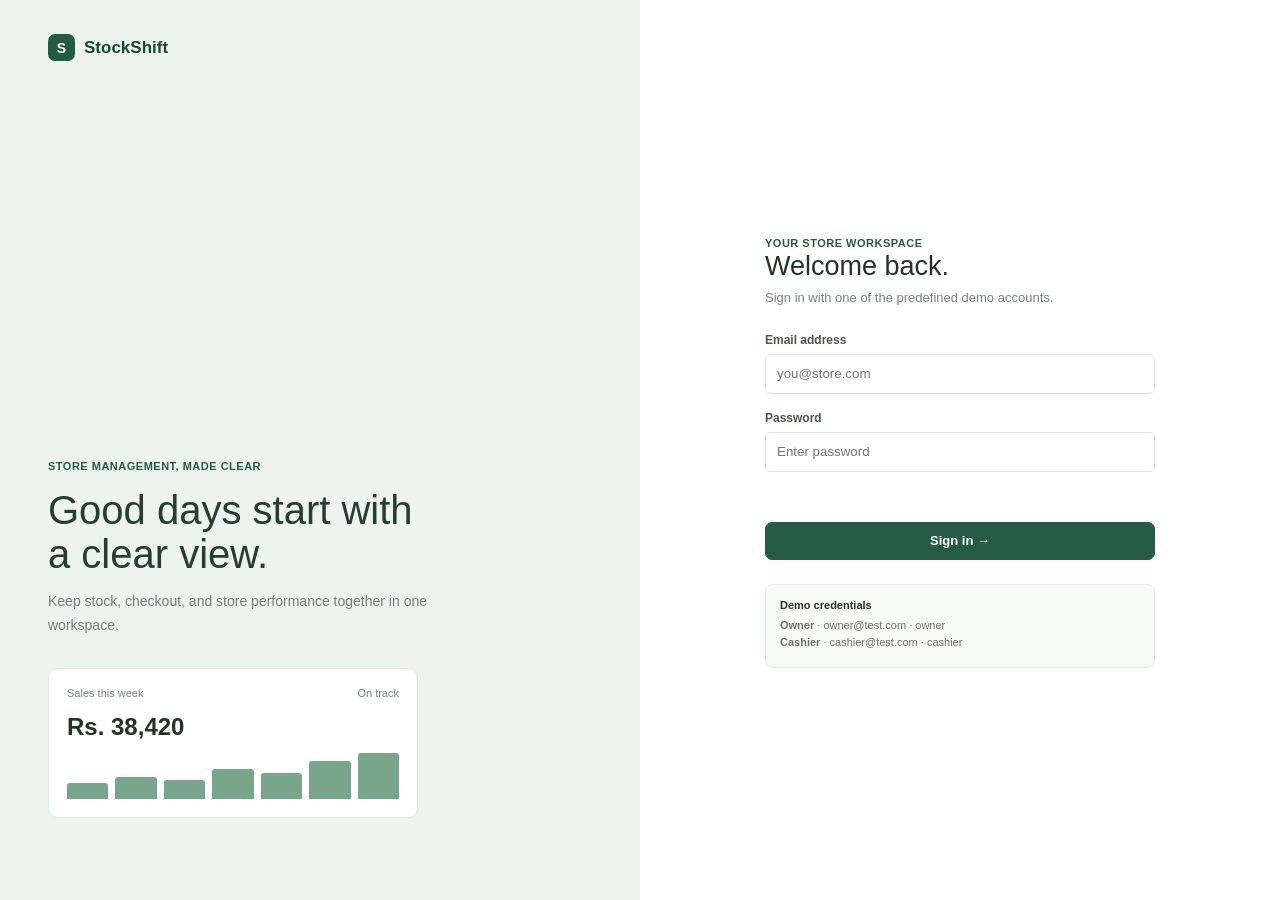
<file: index.html>
<!doctype html>
<html lang="en">
<head>
  <meta charset="utf-8">
  <meta name="viewport" content="width=device-width, initial-scale=1">
  <title>StockShift — Sign in</title>
  <link rel="stylesheet" href="style.css">
  <link rel="stylesheet" href="login.css">
</head>
<body>
  <main class="login-page">
    <aside class="login-aside">
      <div class="brand"><span class="brand-mark">S</span>StockShift</div>
      <div class="aside-copy">
        <span class="eyebrow">STORE MANAGEMENT, MADE CLEAR</span>
        <h1>Good days start with a clear view.</h1>
        <p>Keep stock, checkout, and store performance together in one workspace.</p>
        <div class="demo-preview">
          <div class="preview-head"><span>Sales this week</span><span class="status">On track</span></div>
          <div class="preview-value">Rs. 38,420</div>
          <div class="preview-bars">
            <i style="height:34%"></i><i style="height:48%"></i><i style="height:42%"></i>
            <i style="height:65%"></i><i style="height:56%"></i><i style="height:82%"></i><i style="height:100%"></i>
          </div>
        </div>
      </div>
    </aside>
    <section class="login-main">
      <div class="login-box">
        <span class="eyebrow">YOUR STORE WORKSPACE</span>
        <h2>Welcome back.</h2>
        <p>Sign in with one of the predefined demo accounts.</p>
        <form class="login-form" id="login-form">
          <label class="field">Email address<input id="email" type="email" placeholder="you@store.com" required></label>
          <label class="field">Password<input id="password" type="password" placeholder="Enter password" required></label>
          <div class="login-error" id="login-error"></div>
          <button class="button primary" type="submit">Sign in →</button>
        </form>
        <div class="demo-accounts">
          <strong>Demo credentials</strong>
          <p><b>Owner</b> · owner@test.com · owner</p>
          <p><b>Cashier</b> · cashier@test.com · cashier</p>
        </div>
      </div>
    </section>
  </main>
  <script src="demo-data.js?v=2"></script>
  <script src="login.js"></script>
</body>
</html>
</file>
<file: style.css>
* { box-sizing: border-box; }
body {
  margin: 0;
  font-family: Arial;
  color: #23332b;
  background-color: #f5f7f4;
}
button, input, select, textarea { font-family: inherit; }
button { cursor: pointer; }
.hidden { display: none !important; }
.eyebrow {
  color: #245c43;
  font-size: 11px;
  font-weight: bold;
  letter-spacing: 0.5px;
}
.button {
  display: inline-flex;
  align-items: center;
  justify-content: center;
  gap: 8px;
  min-height: 38px;
  padding: 0 14px;
  border: 1px solid #e5e9e5;
  border-radius: 7px;
  background: #ffffff;
  color: #23332b;
  font-size: 13px;
  font-weight: 600;
}
.button:hover { border-color: #b6c8ba; background: #f9fbf9; }
.button.primary { border-color: #245c43; background: #245c43; color: #ffffff; }
.button.primary:hover { background: #194733; }
.button.small { min-height: 30px; padding: 0 10px; font-size: 12px; }
.field {
  display: grid;
  gap: 7px;
  color: #49574e;
  font-size: 12px;
  font-weight: 600;
}
.field input, .field select, .field textarea {
  width: 100%;
  padding: 8px 11px;
  border: 1px solid #dfe5df;
  border-radius: 6px;
  background: #ffffff;
  color: #23332b;
}
.field input, .field select { height: 40px; }
.brand {
  display: inline-flex;
  align-items: center;
  gap: 9px;
  color: #194733;
  font-size: 17px;
  font-weight: 700;
}
.brand-mark {
  display: grid;
  place-items: center;
  width: 27px;
  height: 27px;
  border-radius: 7px;
  background: #245c43;
  color: #ffffff;
  font-size: 14px;
}
.sidebar {
  position: fixed;
  top: 0; left: 0; bottom: 0;
  width: 220px;
  display: flex;
  flex-direction: column;
  padding: 22px 14px;
  border-right: 1px solid #e5e9e5;
  background: #ffffff;
}
.sidebar .brand { padding: 0 8px 26px; }
.nav-label { padding: 12px 10px 7px; color: #9aa49c; font-size: 10px; font-weight: 700; text-transform: uppercase; }
.nav-list { display: grid; gap: 4px; }
.nav-link {
  display: flex;
  align-items: center;
  gap: 11px;
  min-height: 37px;
  padding: 0 10px;
  border-radius: 6px;
  color: #657269;
  font-size: 13px;
  text-decoration: none;
}
.nav-link:hover, .nav-link.active { background: #edf3ee; color: #194733; }
.sidebar-bottom { margin-top: auto; padding-top: 12px; border-top: 1px solid #e5e9e5; }
.user-mini { display: flex; align-items: center; gap: 9px; }
.avatar {
  display: grid; place-items: center;
  width: 31px; height: 31px;
  border-radius: 50%;
  background: #e9f1eb; color: #245c43;
  font-size: 11px; font-weight: 700;
}
.user-mini strong { display: block; font-size: 11px; }
.user-mini small { display: block; margin-top: 3px; color: #78847c; font-size: 10px; }
.main-area { min-height: 100vh; margin-left: 220px; }
.topbar {
  position: sticky; top: 0; z-index: 2;
  display: flex; align-items: center; justify-content: space-between;
  height: 62px; padding: 0 32px;
  border-bottom: 1px solid #e5e9e5;
  background: #ffffff;
}
.crumb { color: #839087; font-size: 12px; }
.top-actions { display: flex; align-items: center; gap: 13px; }
.page-content { max-width: 1370px; margin: 0 auto; padding: 30px 32px 48px; }
.page-heading { display: flex; align-items: flex-start; justify-content: space-between; gap: 18px; margin-bottom: 22px; }
.page-heading h1 { margin: 0 0 7px; font-size: 25px; font-weight: 500; }
.page-heading p { margin: 0; color: #78847c; font-size: 12px; }
.heading-actions { display: flex; gap: 8px; }
.panel { padding: 18px; border: 1px solid #e5e9e5; border-radius: 9px; background: #ffffff; }
.panel-head { display: flex; align-items: flex-start; justify-content: space-between; gap: 12px; margin-bottom: 18px; }
.panel-head h2 { margin: 0 0 5px; font-size: 14px; font-weight: 600; }
.panel-head p { margin: 0; color: #78847c; font-size: 11px; }
.table-wrap { overflow-x: auto; }
.data-table { width: 100%; border-collapse: collapse; text-align: left; }
.data-table th { padding: 10px 9px; border-bottom: 1px solid #e5e9e5; color: #89948d; font-size: 10px; }
.data-table td { padding: 12px 9px; border-bottom: 1px solid #edf0ed; color: #4a584e; font-size: 11px; }
.data-table td:first-child { color: #23332b; font-weight: 600; }
.section-gap { margin-top: 16px; }
.search-input { width: 240px; height: 36px; padding: 0 10px; border: 1px solid #e5e9e5; border-radius: 6px; font-size: 12px; }
.tag { display: inline-flex; border-radius: 20px; padding: 4px 8px; background: #eff4ef; color: #50705a; font-size: 10px; }
.tag.warning { background: #fbf3e7; color: #946521; }
.tag.red { background: #fbefed; color: #a64e46; }
.toast { position: fixed; right: 24px; bottom: 24px; z-index: 5; padding: 12px 16px; border-radius: 7px; background: #233d2e; color: #ffffff; font-size: 12px; }
.empty-state { padding: 32px 12px; color: #78847c; font-size: 12px; text-align: center; }
.shift-notice { display: flex; align-items: center; justify-content: space-between; margin-bottom: 16px; font-size: 12px; }
.shift-form { display: grid; max-width: 460px; gap: 14px; }
.shift-metrics { display: grid; grid-template-columns: repeat(4, 1fr); gap: 10px; margin-bottom: 18px; }
.shift-metrics > div, .shift-summary > span { display: grid; gap: 8px; padding: 13px; border: 1px solid #e5e9e5; border-radius: 7px; color: #78847c; font-size: 11px; }
.shift-metrics strong, .shift-summary strong { color: #23332b; font-size: 16px; }
.shift-actions { display: flex; justify-content: flex-end; gap: 8px; }
.shift-summary { display: grid; grid-template-columns: repeat(3, 1fr); gap: 10px; }
.shift-difference.over { color: #477a55; }
.shift-difference.short { color: #b64b42; }
@media (max-width: 650px) {
  .sidebar { position: static; width: 100%; border-right: 0; border-bottom: 1px solid #e5e9e5; }
  .nav-label, .sidebar-bottom { display: none; }
  .nav-list { grid-template-columns: repeat(3, 1fr); }
  .main-area { margin-left: 0; }
  .shift-metrics, .shift-summary { grid-template-columns: 1fr; }
  .search-input { width: 100%; }
}
</file>
<file: login.css>
.login-page { display: grid; grid-template-columns: 1fr 1fr; min-height: 100vh; background: #ffffff; }
.login-aside { display: flex; flex-direction: column; justify-content: space-between; padding: 34px 48px; background: #edf3ee; }
.aside-copy { max-width: 390px; padding: 48px 0; }
.aside-copy h1 { margin: 14px 0; color: #263d30; font-size: 40px; font-weight: 500; line-height: 1.1; }
.aside-copy p { color: #728078; font-size: 14px; line-height: 1.7; }
.demo-preview { max-width: 370px; margin-top: 30px; padding: 18px; border: 1px solid #e0e9e1; border-radius: 10px; background: #ffffff; }
.preview-head { display: flex; justify-content: space-between; color: #78847c; font-size: 11px; }
.preview-value { margin: 14px 0 12px; font-size: 24px; font-weight: 600; }
.preview-bars { display: flex; height: 46px; align-items: flex-end; gap: 7px; }
.preview-bars i { flex: 1; border-radius: 3px 3px 0 0; background: #78a68a; }
.login-foot { color: #87938a; font-size: 11px; }
.login-main { display: grid; place-items: center; padding: 40px 24px; }
.login-box { width: 100%; max-width: 390px; }
.login-box h2 { margin: 0 0 8px; font-size: 27px; font-weight: 500; }
.login-box > p { margin: 0 0 28px; color: #78847c; font-size: 13px; }
.login-form { display: grid; gap: 17px; }
.login-form .button { width: 100%; }
.demo-accounts { margin-top: 24px; padding: 14px; border: 1px solid #e4ebe4; border-radius: 8px; background: #f7faf7; }
.demo-accounts strong { display: block; margin-bottom: 8px; font-size: 11px; }
.demo-accounts p { margin: 5px 0; color: #68756c; font-size: 11px; }
.login-error { min-height: 16px; color: #b64b42; font-size: 12px; }
@media (max-width: 650px) {
  .login-page { grid-template-columns: 1fr; }
  .aside-copy p, .demo-preview, .login-foot { display: none; }
}
</file>
<file: cashier.css>
.pos-layout { display: grid; grid-template-columns: 1fr 340px; align-items: start; gap: 16px; }
.product-grid { display: grid; grid-template-columns: repeat(3, 1fr); gap: 11px; }
.product-card { min-height: 120px; padding: 14px; border: 1px solid #e5e9e5; border-radius: 8px; background: #ffffff; text-align: left; }
.product-card.shake { animation: product-shake 0.22s ease-in-out; }
@keyframes product-shake {
  25% { transform: translateX(-3px); }
  75% { transform: translateX(3px); }
}
.product-card:hover { border-color: #a9c2ad; }
.product-card:disabled { cursor: not-allowed; opacity: 0.48; }
.product-type { display: block; margin-bottom: 16px; color: #8a968e; font-size: 10px; }
.product-name { display: block; min-height: 30px; font-size: 12px; font-weight: 600; }
.expiry-badge { display: inline-flex; margin-top: 8px; padding: 4px 7px; border-radius: 12px; background: #fbf3e7; color: #946521; font-size: 10px; }
.expiry-badge.expired { background: #fbefed; color: #a64e46; }
.product-bottom { display: flex; justify-content: space-between; margin-top: 8px; color: #245c43; font-size: 11px; font-weight: 600; }
.cart-panel { position: sticky; top: 78px; }
.cart-empty { padding: 40px 10px; color: #909b93; font-size: 12px; text-align: center; }
.cart-item { display: grid; grid-template-columns: 1fr auto; gap: 9px; padding: 12px 0; border-bottom: 1px solid #edf0ed; }
.cart-item strong { display: block; font-size: 11px; }
.cart-item small { display: block; margin-top: 4px; color: #78847c; font-size: 10px; }
.quantity { display: flex; align-items: center; gap: 8px; }
.quantity button { width: 23px; height: 23px; border: 1px solid #e5e9e5; border-radius: 5px; background: #ffffff; }
.cart-total { display: flex; justify-content: space-between; margin: 15px 0; font-size: 12px; }
.cart-total strong { font-size: 18px; }
.cart-panel > .button { width: 100%; }
.receipt-note { margin: 10px 0 0; color: #8b968e; font-size: 10px; line-height: 1.5; }
@media (max-width: 920px) {
  .pos-layout { grid-template-columns: 1fr; }
  .cart-panel { position: static; }
  .product-grid { grid-template-columns: repeat(2, 1fr); }
}
</file>
<file: owner.css>
.stats-grid { display: grid; grid-template-columns: repeat(4, 1fr); gap: 14px; margin-bottom: 16px; }
.stat-card { min-height: 110px; padding: 16px; border: 1px solid #e5e9e5; border-radius: 9px; background: #ffffff; }
.stat-label { color: #78847c; font-size: 11px; }
.stat-value { margin: 14px 0 7px; font-size: 22px; font-weight: 600; }
.stat-note { color: #748278; font-size: 10px; }
.dashboard-grid { display: grid; grid-template-columns: 1.7fr 0.8fr; gap: 16px; }
.sales-chart { display: grid; height: 205px; grid-template-columns: repeat(7, 1fr); align-items: end; gap: 12px; padding: 16px 8px 0; border-bottom: 1px solid #e5e9e5; }
.chart-day { display: flex; height: 100%; flex-direction: column; justify-content: flex-end; align-items: center; gap: 8px; color: #89948c; font-size: 10px; }
.bar-track { display: flex; width: 28px; height: 154px; align-items: flex-end; }
.bar-track i { width: 100%; min-height: 8px; border-radius: 4px 4px 0 0; background: #84ad91; }
.chart-day.current .bar-track i { background: #245c43; }
.chart-total { margin-top: 13px; color: #69766d; font-size: 11px; }
.stock-row { display: flex; align-items: center; justify-content: space-between; padding: 12px 0; border-bottom: 1px solid #edf0ed; }
.stock-row strong { display: block; font-size: 11px; }
.stock-row small { display: block; margin-top: 4px; color: #78847c; font-size: 10px; }
.stock-count { color: #a26d26; font-size: 11px; }
.rescue-total { text-align: right; color: #78847c; font-size: 10px; }
.rescue-total strong { display: block; color: #245c43; font-size: 21px; }
.shelf-panel-head { align-items: center; }
.shelf-legend { display: flex; flex-wrap: wrap; gap: 12px; color: #78847c; font-size: 10px; }
.shelf-legend span { display: inline-flex; align-items: center; gap: 5px; }
.shelf-legend i { width: 8px; height: 8px; border-radius: 2px; background: #6f9c79; }
.shelf-legend i.low { background: #d3a14f; }
.shelf-legend i.attention { background: #bb665c; }
.shelf-stage { position: relative; height: 300px; overflow: hidden; border-radius: 7px; background: #f5f8f5; }
.shelf-stage canvas { display: block; width: 100%; height: 100%; cursor: grab; }
.shelf-stage canvas:active { cursor: grabbing; }
.shelf-tooltip { position: absolute; z-index: 1; pointer-events: none; padding: 8px 10px; border: 1px solid #e5e9e5; border-radius: 6px; background: #ffffff; box-shadow: 0 4px 14px rgba(35, 51, 43, 0.12); color: #23332b; font-size: 11px; line-height: 1.5; white-space: nowrap; }
.shelf-tooltip strong { display: block; font-size: 11px; }
.shelf-tooltip span { color: #78847c; }
.shelf-fallback { position: absolute; inset: 0; display: grid; place-items: center; color: #78847c; font-size: 12px; }
.modal-backdrop { position: fixed; top: 0; left: 0; right: 0; bottom: 0; z-index: 6; display: grid; place-items: center; padding: 16px; background: rgba(29, 43, 35, 0.45); }
.modal { width: 100%; max-width: 440px; padding: 22px; border-radius: 10px; background: #ffffff; }
.modal h2 { margin: 0 0 14px; font-size: 19px; font-weight: 500; }
.modal-form { display: grid; gap: 13px; }
.modal-actions { display: flex; justify-content: flex-end; gap: 8px; margin-top: 7px; }
@media (max-width: 920px) { .stats-grid { grid-template-columns: repeat(2, 1fr); } .dashboard-grid { grid-template-columns: 1fr; } }
</file>
